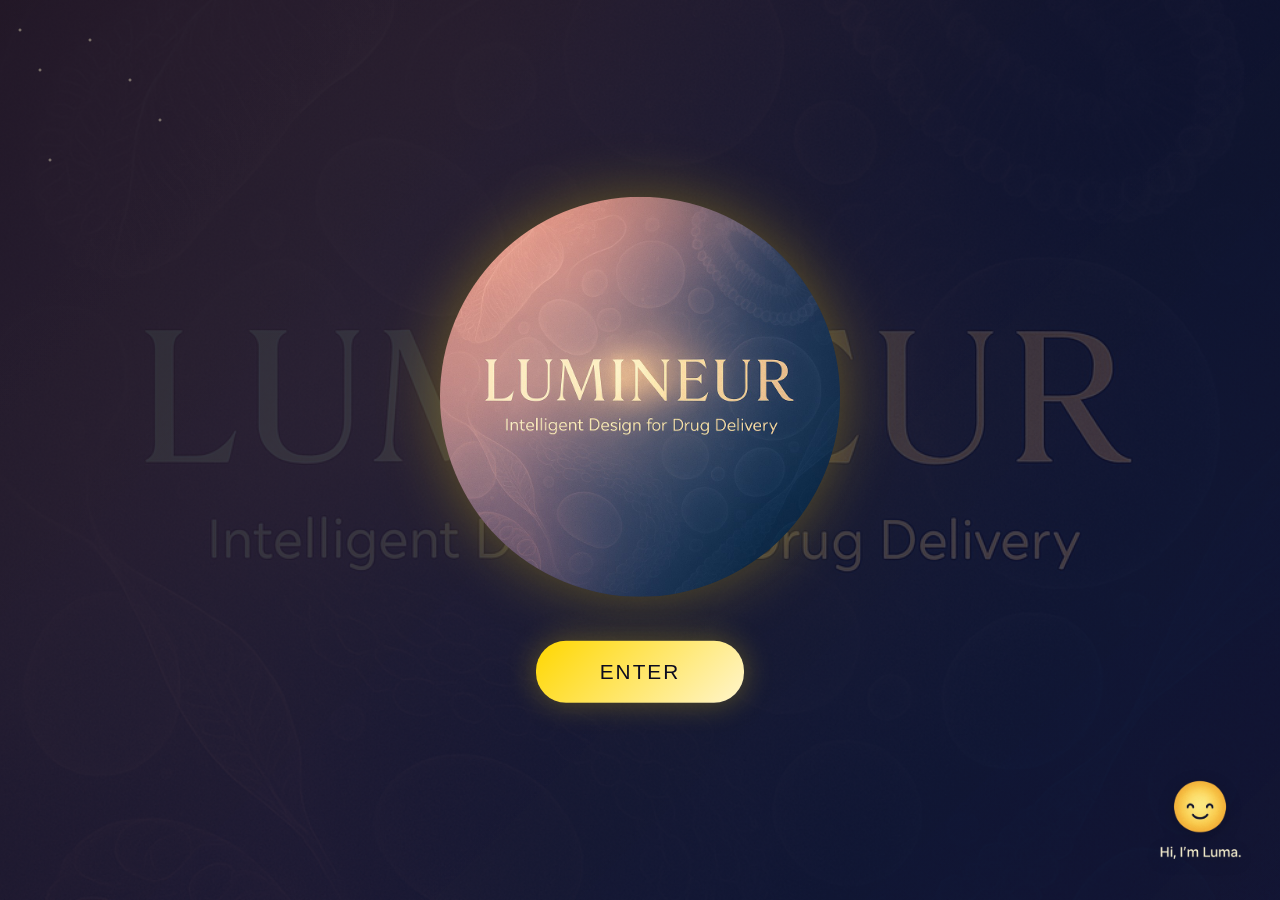
<file: index.html>
<!DOCTYPE html>
<html lang="en">
<head>
    <meta charset="UTF-8">
    <meta name="viewport" content="width=device-width, initial-scale=1.0">
    <title>LUMINEUR - Intelligent Drug Delivery Design</title>
    <link rel="stylesheet" href="styles.css">
    <link href="https://fonts.googleapis.com/css2?family=Playfair+Display:wght@400;700&family=Inter:wght@300;400;500&display=swap" rel="stylesheet">
</head>
<body>
    <div class="landing-page active" id="landing-page">
        <div class="background-overlay"></div>
        <div class="background-image"></div>
        <div class="stars"></div>
        <div class="welcome-container">
            <div class="logo-container">
                <img src="images/UI/Lumineur.png" alt="Lumineur" class="logo">
            </div>
            <button class="enter-btn" id="enter-btn">Enter</button>
        </div>
    </div>

    <div class="welcome-page" id="welcome-page">
        <div class="welcome-content">
            <h1>Welcome to LUMINEUR</h1>
            <p>You are now entering a space where drug delivery is not just engineered – it's envisioned.</p>
            <p>Here, your ideas matter.<br/>
            Here, data speaks softly and clearly.<br/>
            Here, our <strong class="highlight">WhisperMed™</strong> engine is listening.</p>
            <p>Ready to let your formulation breathe, flow, and evolve?<br/>
            Let <strong class="highlight">Luma</strong> and <strong class="highlight">CuraFlow</strong> guide the way.</p>
            <button class="start-btn" id="start-btn" onclick="window.location.href='nanocarrier-grid.html'">Start Designing</button>
            <p class="tagline">Lumineur is not just a platform — it's a guide, a lighthouse, and a canvas for researchers, scientists, and creators to bring their drug delivery visions to life with clarity and harmony.</p>
        </div>
    </div>

    <div class="luma-container" id="luma-container">
        <img src="images/UI/LUma_icon-removebg-preview.png" alt="Luma Assistant" class="luma-icon">
        <div class="chat-window" id="chat-window">
            <div class="chat-header">
                <h3>Chat with Luma</h3>
                <button class="close-chat">×</button>
            </div>
            <div class="chat-messages"></div>
            <div class="chat-input">
                <input type="text" placeholder="Type your message...">
                <button>Send</button>
            </div>
        </div>
    </div>

    <script src="script.js"></script>
</body>
</html>
</file>
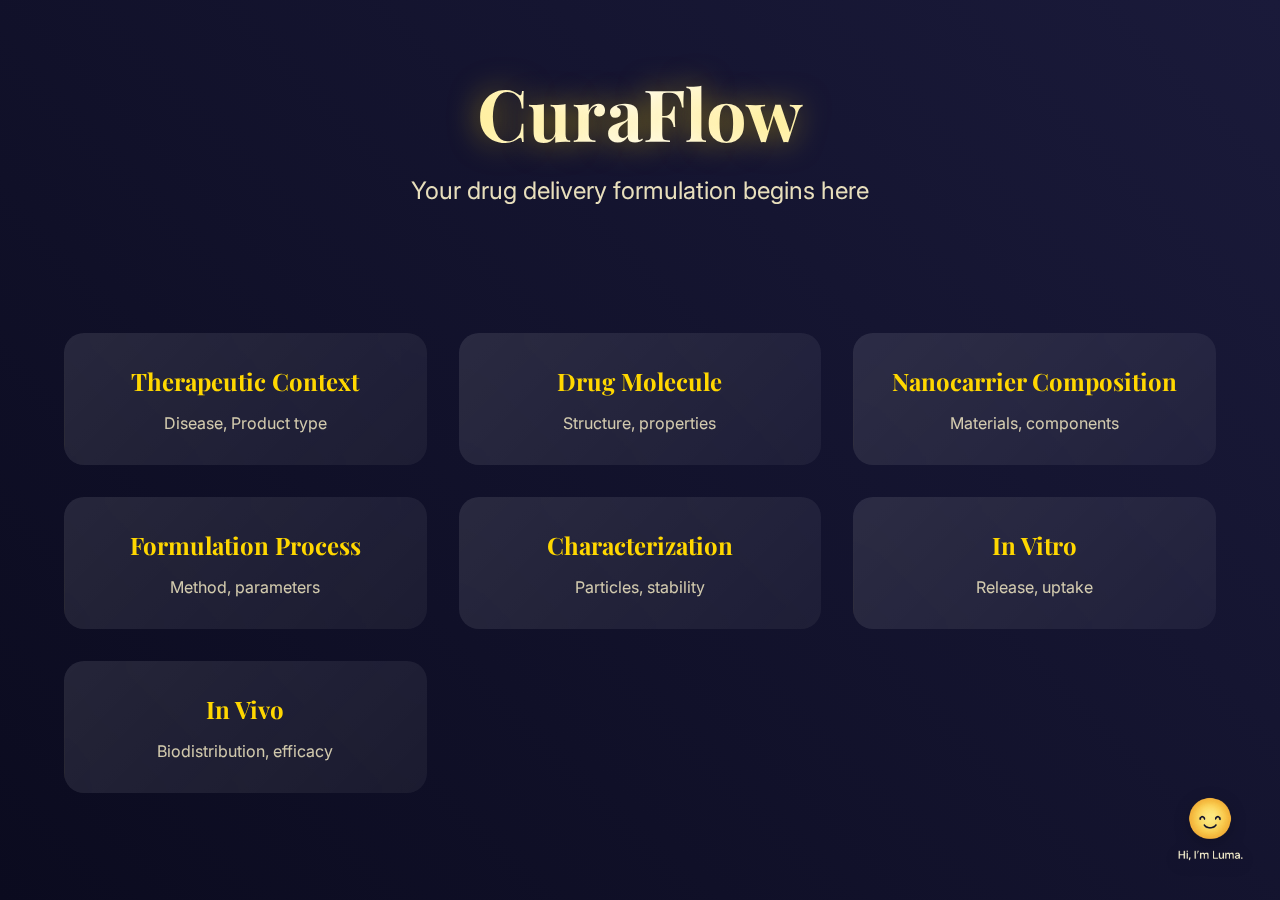
<file: curaflow.html>
<!DOCTYPE html>
<html lang="en">
<head>
    <meta charset="UTF-8">
    <meta name="viewport" content="width=device-width, initial-scale=1.0">
    <title>LUMINEUR - CuraFlow</title>
    <link rel="stylesheet" href="styles.css">
    <link href="https://fonts.googleapis.com/css2?family=Playfair+Display:wght@400;700&family=Inter:wght@300;400;500&display=swap" rel="stylesheet">
    <link rel="stylesheet" href="curaflow.css">
</head>
<body>
    <div class="curaflow-page">
        <header class="page-header">
            <h1>CuraFlow</h1>
            <p>Your drug delivery formulation begins here</p>
        </header>

        <div class="modules-grid">
            <!-- Therapeutic Context -->
            <div class="module">
                <div class="module-content">
                    <h2>Therapeutic Context</h2>
                    <p>Disease, Product type</p>
                </div>
            </div>

            <!-- Drug Molecule -->
            <div class="module">
                <div class="module-content">
                    <h2>Drug Molecule</h2>
                    <p>Structure, properties</p>
                </div>
            </div>

            <!-- Nanocarrier Composition -->
            <div class="module">
                <div class="module-content">
                    <h2>Nanocarrier Composition</h2>
                    <p>Materials, components</p>
                </div>
            </div>

            <!-- Formulation Process -->
            <div class="module">
                <div class="module-content">
                    <h2>Formulation Process</h2>
                    <p>Method, parameters</p>
                </div>
            </div>

            <!-- Characterization -->
            <div class="module">
                <div class="module-content">
                    <h2>Characterization</h2>
                    <p>Particles, stability</p>
                </div>
            </div>

            <!-- In Vitro -->
            <div class="module">
                <div class="module-content">
                    <h2>In Vitro</h2>
                    <p>Release, uptake</p>
                </div>
            </div>

            <!-- In Vivo -->
            <div class="module">
                <div class="module-content">
                    <h2>In Vivo</h2>
                    <p>Biodistribution, efficacy</p>
                </div>
            </div>

            <!-- Manufacturability -->
            <div class="module">
                <div class="module-content">
                    <h2>Manufacturability</h2>
                    <p>Scale-up, quality</p>
                </div>
            </div>

            <!-- Sustainability / Clinical -->
            <div class="module">
                <div class="module-content">
                    <h2>Sustainability / Clinical</h2>
                    <p>Impact, translation</p>
                </div>
            </div>
        </div>
    </div>

    <!-- Luma Chatbot -->
    <div class="luma-container" id="luma-container">
        <img src="images/UI/LUma_icon-removebg-preview.png" alt="Luma Assistant" class="luma-icon">
        <div class="chat-window" id="chat-window">
            <div class="chat-header">
                <h3>Chat with Luma</h3>
                <button class="close-chat">×</button>
            </div>
            <div class="chat-messages"></div>
            <div class="chat-input">
                <input type="text" placeholder="Type your message...">
                <button>Send</button>
            </div>
        </div>
    </div>

    <script src="script.js"></script>
    <script src="curaflow.js"></script>
</body>
</html>
</file>
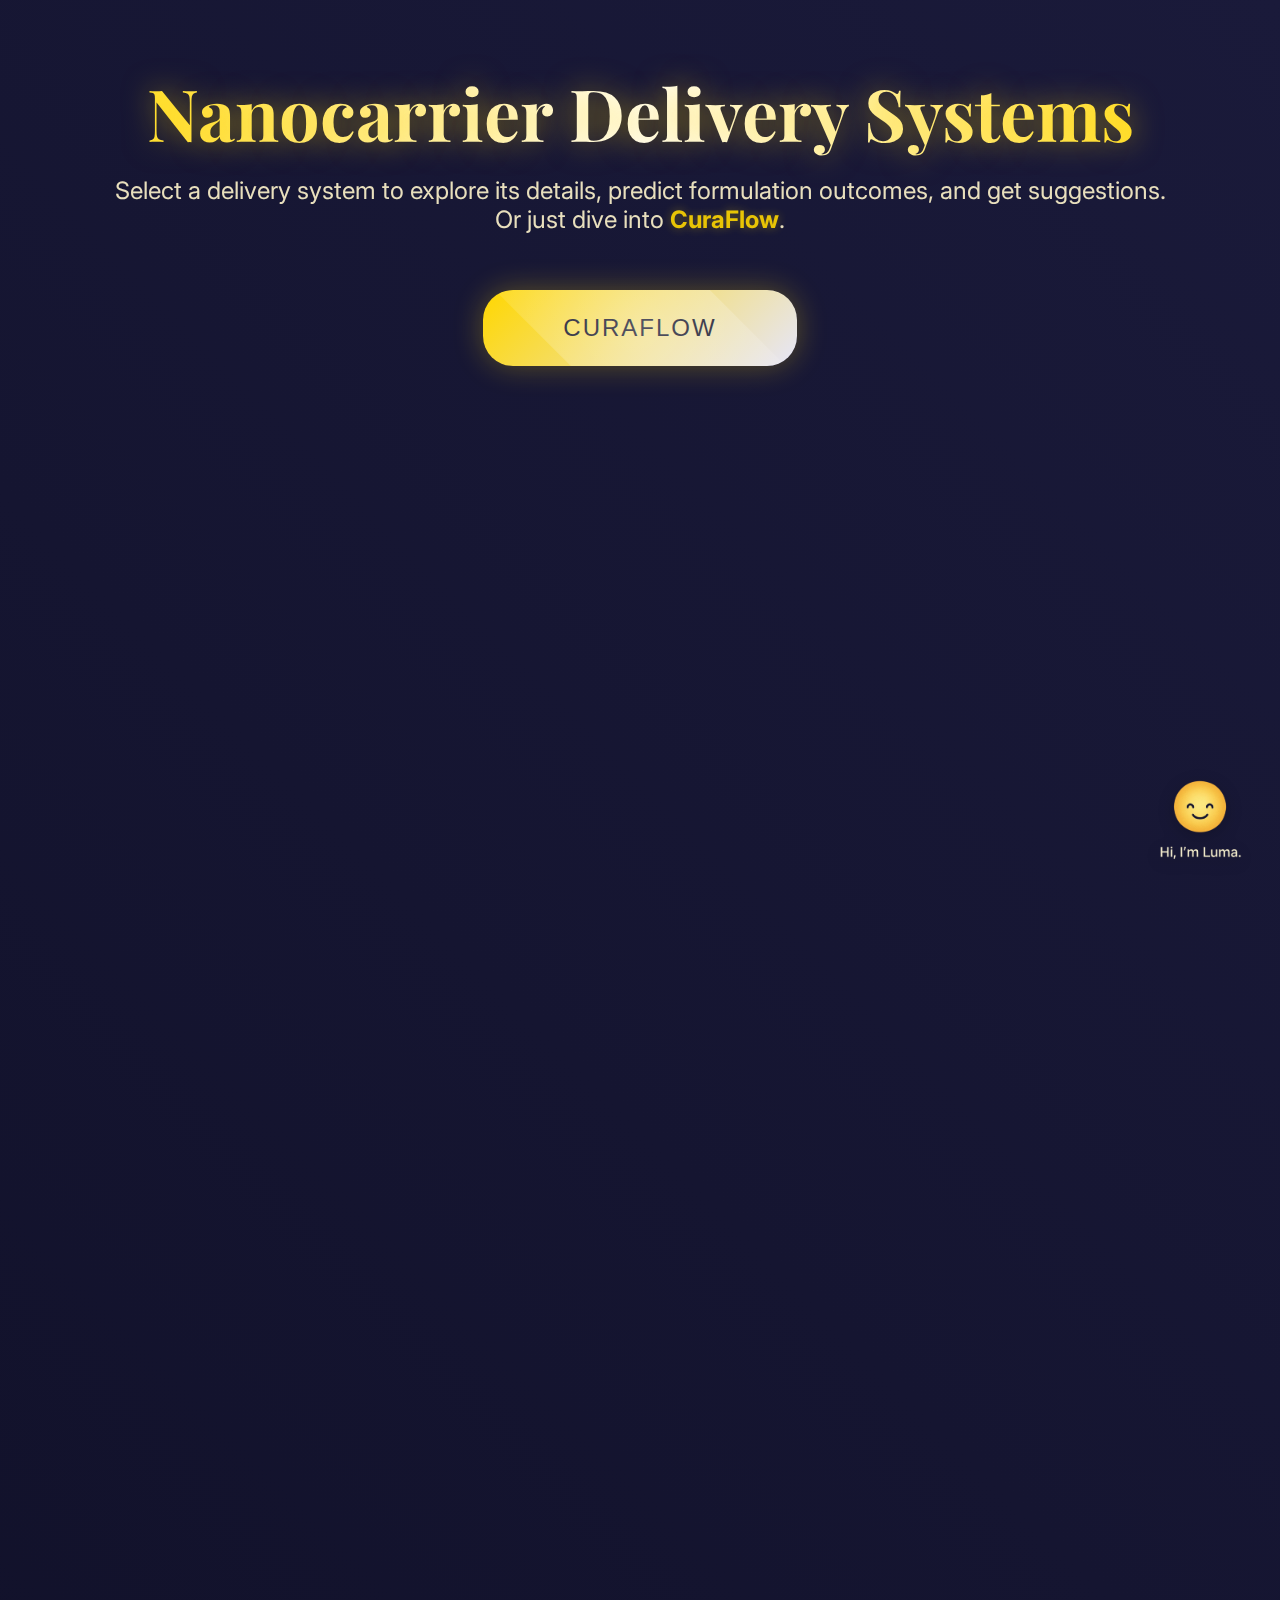
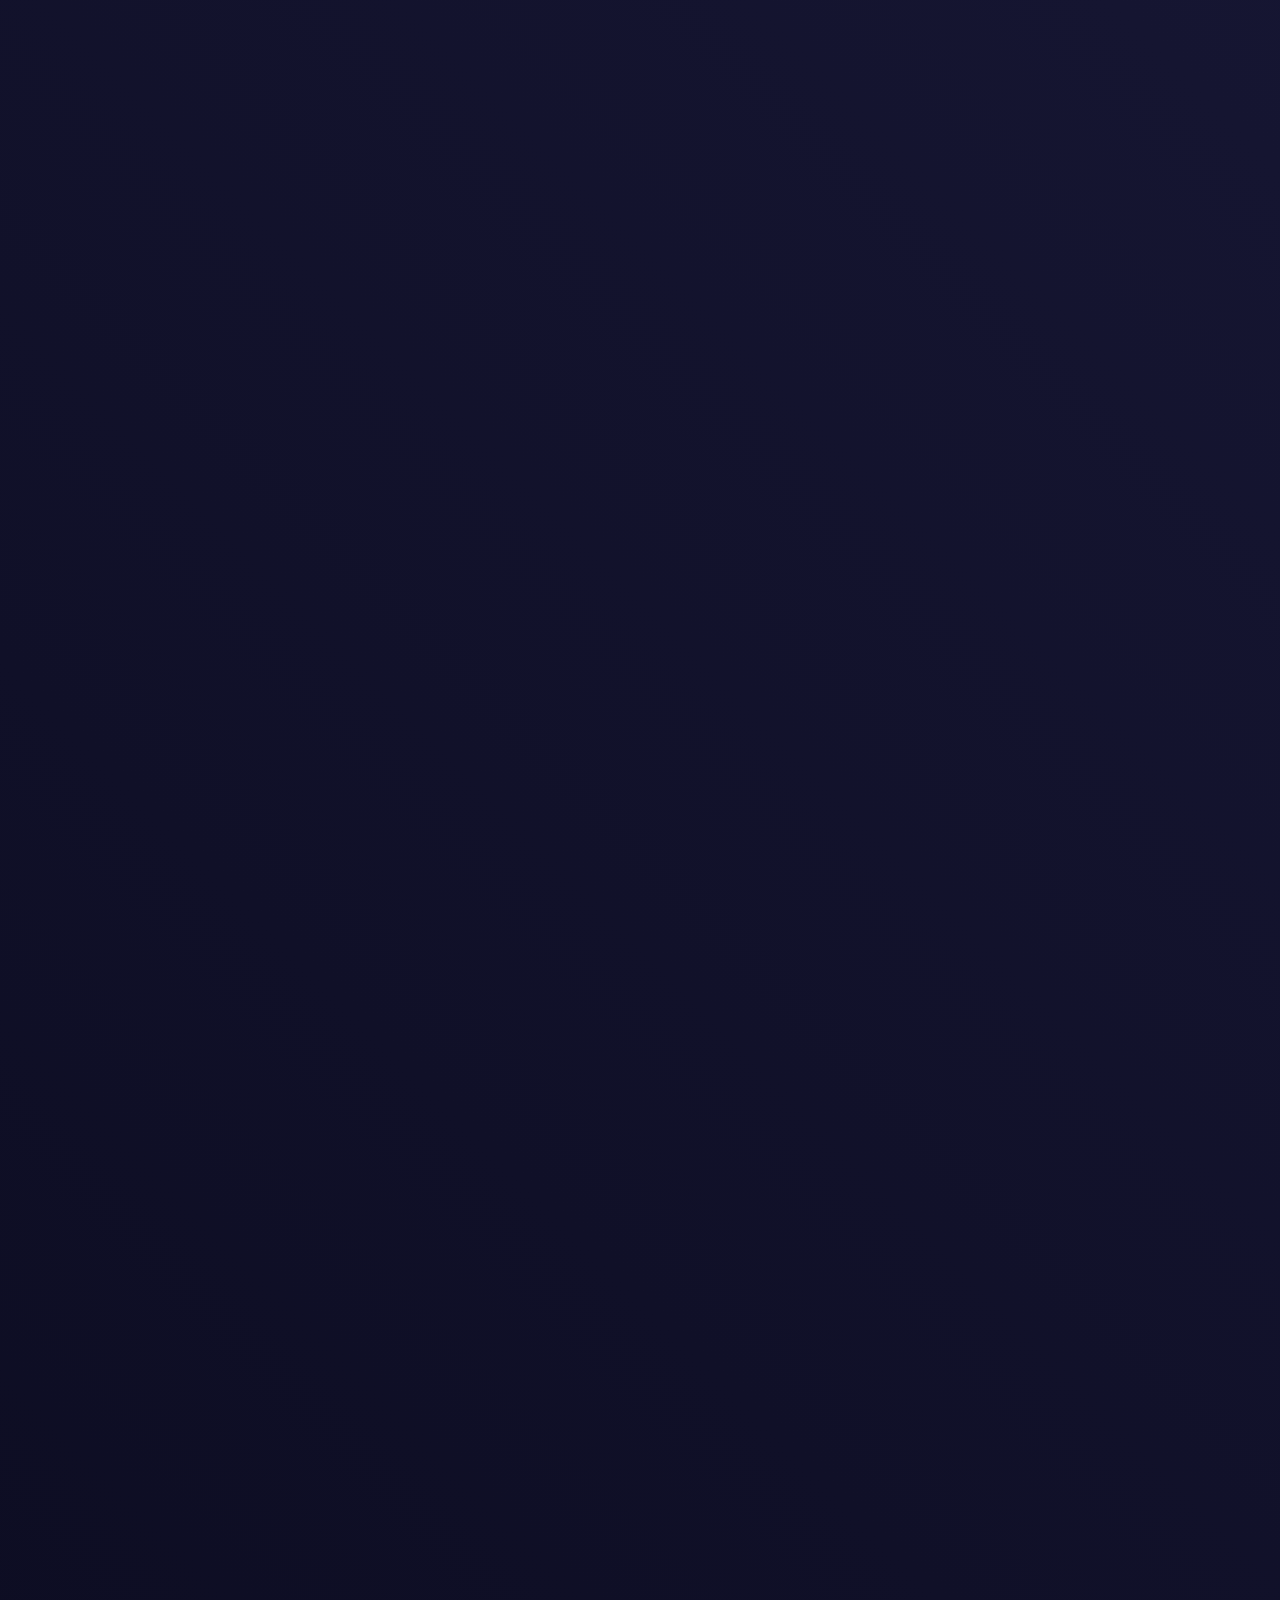
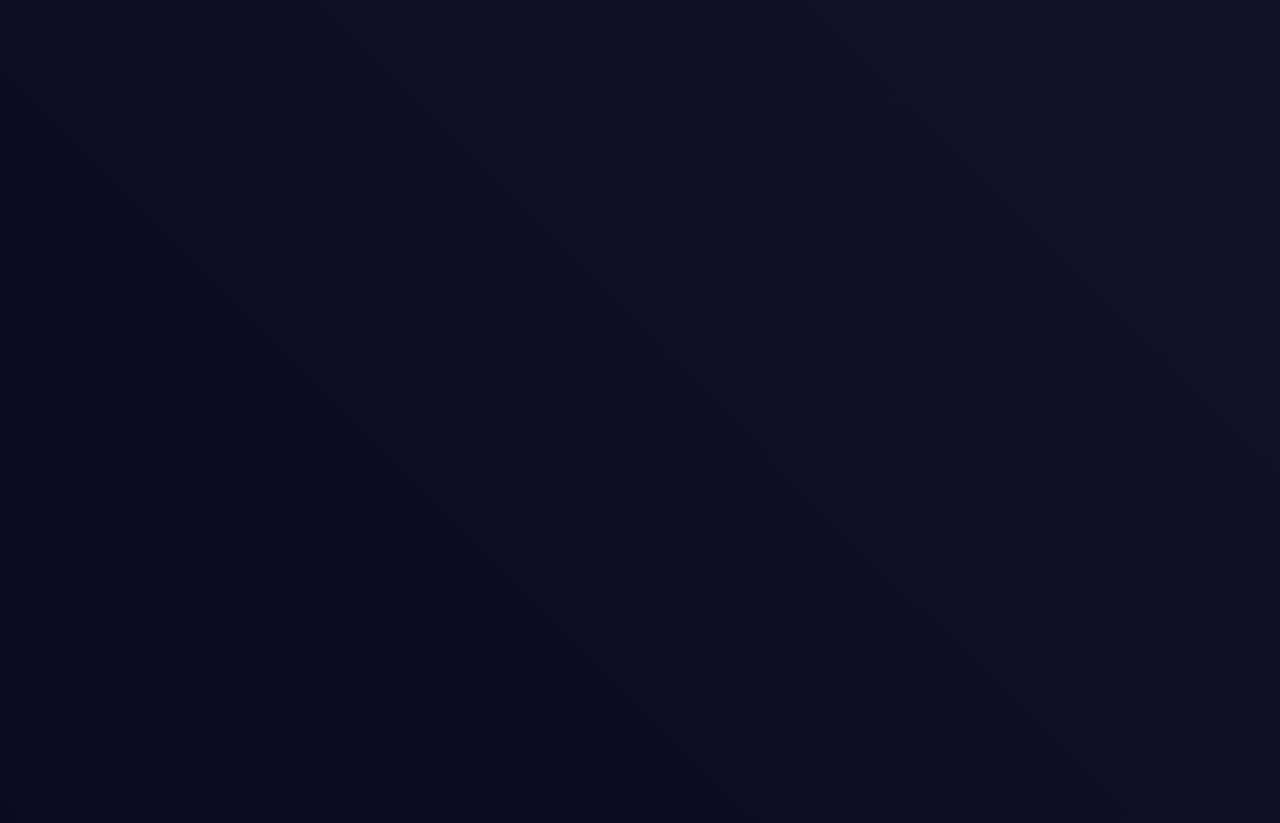
<file: nanocarrier-grid.html>
<!DOCTYPE html>
<html lang="en">
<head>
    <meta charset="UTF-8">
    <meta name="viewport" content="width=device-width, initial-scale=1.0">
    <title>LUMINEUR - Nanocarrier Systems</title>
    <link rel="stylesheet" href="styles.css">
    <link href="https://fonts.googleapis.com/css2?family=Playfair+Display:wght@400;700&family=Inter:wght@300;400;500&display=swap" rel="stylesheet">
    <link rel="stylesheet" href="nanocarrier-grid.css">
</head>
<body>
    <div class="nanocarrier-page">
        <header class="page-header">
            <h1>Nanocarrier Delivery Systems</h1>
            <p>Select a delivery system to explore its details, predict formulation outcomes, and get suggestions.<br/>
            Or just dive into <strong>CuraFlow</strong>.</p>
            <button class="curaflow-btn" onclick="window.location.href='curaflow.html'">CuraFlow</button>
        </header>

        <div class="categories-container">
            <!-- Lipid-Based Nanocarriers -->
            <section class="category">
                <h2>Lipid-Based Nanocarriers</h2>
                <div class="nanocarrier-grid">
                    <div class="nanocarrier-item">
                        <img src="images/Nanocarriers/BACKGROUD-REMOVED/Lipid-Based/Multilayer.png" alt="Multilayer">
                        <span>Multilayer</span>
                    </div>
                    <div class="nanocarrier-item">
                        <img src="images/Nanocarriers/BACKGROUD-REMOVED/Lipid-Based/Nanoemulsion.png" alt="Nanoemulsion">
                        <span>Nanoemulsion</span>
                    </div>
                    <div class="nanocarrier-item">
                        <img src="images/Nanocarriers/BACKGROUD-REMOVED/Lipid-Based/Reversed Micelle.png" alt="Reversed Micelle">
                        <span>Reversed Micelle</span>
                    </div>
                    <div class="nanocarrier-item">
                        <img src="images/Nanocarriers/BACKGROUD-REMOVED/Lipid-Based/Solid Lipid Nanoparticle.png" alt="Solid Lipid Nanoparticle">
                        <span>Solid Lipid Nanoparticle</span>
                    </div>
                    <div class="nanocarrier-item">
                        <img src="images/Nanocarriers/BACKGROUD-REMOVED/Lipid-Based/Cubosome.png" alt="Cubosome">
                        <span>Cubosome</span>
                    </div>
                    <div class="nanocarrier-item">
                        <img src="images/Nanocarriers/BACKGROUD-REMOVED/Lipid-Based/Exosome.png" alt="Exosome">
                        <span>Exosome</span>
                    </div>
                    <div class="nanocarrier-item">
                        <img src="images/Nanocarriers/BACKGROUD-REMOVED/Lipid-Based/Lipid Nanoparticle.png" alt="Lipid Nanoparticle">
                        <span>Lipid Nanoparticle</span>
                    </div>
                    <div class="nanocarrier-item">
                        <img src="images/Nanocarriers/BACKGROUD-REMOVED/Lipid-Based/Liposome.png" alt="Liposome">
                        <span>Liposome</span>
                    </div>
                    <div class="nanocarrier-item">
                        <img src="images/Nanocarriers/BACKGROUD-REMOVED/Lipid-Based/Micelle.png" alt="Micelle">
                        <span>Micelle</span>
                    </div>
                </div>
            </section>

            <!-- Synthetic/Bio/Natural Polymer-Based -->
            <section class="category">
                <h2>Synthetic/Bio/Natural Polymer-Based</h2>
                <div class="nanocarrier-grid">
                    <div class="nanocarrier-item">
                        <img src="images/Nanocarriers/BACKGROUD-REMOVED/Synthetic-BioNatural-Polymer-Based/Nanosphere.png" alt="Nanosphere">
                        <span>Nanosphere</span>
                    </div>
                    <div class="nanocarrier-item">
                        <img src="images/Nanocarriers/BACKGROUD-REMOVED/Synthetic-BioNatural-Polymer-Based/Polymer drug conjugate.png" alt="Polymer Drug Conjugate">
                        <span>Polymer Drug Conjugate</span>
                    </div>
                    <div class="nanocarrier-item">
                        <img src="images/Nanocarriers/BACKGROUD-REMOVED/Synthetic-BioNatural-Polymer-Based/Polymeric micelle.png" alt="Polymeric Micelle">
                        <span>Polymeric Micelle</span>
                    </div>
                    <div class="nanocarrier-item">
                        <img src="images/Nanocarriers/BACKGROUD-REMOVED/Synthetic-BioNatural-Polymer-Based/Polymersome.png" alt="Polymersome">
                        <span>Polymersome</span>
                    </div>
                    <div class="nanocarrier-item">
                        <img src="images/Nanocarriers/BACKGROUD-REMOVED/Synthetic-BioNatural-Polymer-Based/Nanocapsule.png" alt="Nanocapsule">
                        <span>Nanocapsule</span>
                    </div>
                    <div class="nanocarrier-item">
                        <img src="images/Nanocarriers/BACKGROUD-REMOVED/Synthetic-BioNatural-Polymer-Based/Nanogel.png" alt="Nanogel">
                        <span>Nanogel</span>
                    </div>
                </div>
            </section>

            <!-- Inorganic Materials-Based -->
            <section class="category">
                <h2>Inorganic Materials-Based</h2>
                <div class="nanocarrier-grid">
                    <div class="nanocarrier-item">
                        <img src="images/Nanocarriers/BACKGROUD-REMOVED/Inorganic-materials-based/Iron oxide nanoparticle.png" alt="Iron Oxide Nanoparticle">
                        <span>Iron Oxide Nanoparticle</span>
                    </div>
                    <div class="nanocarrier-item">
                        <img src="images/Nanocarriers/BACKGROUD-REMOVED/Inorganic-materials-based/Mesoporous silica nanoparticle.png" alt="Mesoporous Silica Nanoparticle">
                        <span>Mesoporous Silica Nanoparticle</span>
                    </div>
                    <div class="nanocarrier-item">
                        <img src="images/Nanocarriers/BACKGROUD-REMOVED/Inorganic-materials-based/Quantum dot.png" alt="Quantum Dot">
                        <span>Quantum Dot</span>
                    </div>
                    <div class="nanocarrier-item">
                        <img src="images/Nanocarriers/BACKGROUD-REMOVED/Inorganic-materials-based/Silver nanoparticle.png" alt="Silver Nanoparticle">
                        <span>Silver Nanoparticle</span>
                    </div>
                    <div class="nanocarrier-item">
                        <img src="images/Nanocarriers/BACKGROUD-REMOVED/Inorganic-materials-based/Gold nanoparticle.png" alt="Gold Nanoparticle">
                        <span>Gold Nanoparticle</span>
                    </div>
                </div>
            </section>

            <!-- Other Nanocarriers -->
            <section class="category">
                <h2>Other Nanocarriers</h2>
                <div class="nanocarrier-grid">
                    <div class="nanocarrier-item">
                        <img src="images/Nanocarriers/BACKGROUD-REMOVED/Other-Nanocarriers/Carbon nanotube.png" alt="Carbon Nanotube">
                        <span>Carbon Nanotube</span>
                    </div>
                    <div class="nanocarrier-item">
                        <img src="images/Nanocarriers/BACKGROUD-REMOVED/Other-Nanocarriers/Dendrimer.png" alt="Dendrimer">
                        <span>Dendrimer</span>
                    </div>
                    <div class="nanocarrier-item">
                        <img src="images/Nanocarriers/BACKGROUD-REMOVED/Other-Nanocarriers/DNA origami.png" alt="DNA Origami">
                        <span>DNA Origami</span>
                    </div>
                    <div class="nanocarrier-item">
                        <img src="images/Nanocarriers/BACKGROUD-REMOVED/Other-Nanocarriers/Fullerene.png" alt="Fullerene">
                        <span>Fullerene</span>
                    </div>
                    <div class="nanocarrier-item">
                        <img src="images/Nanocarriers/BACKGROUD-REMOVED/Other-Nanocarriers/Protein Nanoparticles.png" alt="Protein Nanoparticles">
                        <span>Protein Nanoparticles</span>
                    </div>
                    <div class="nanocarrier-item">
                        <img src="images/Nanocarriers/BACKGROUD-REMOVED/Other-Nanocarriers/Carbon dot.png" alt="Carbon Dot">
                        <span>Carbon Dot</span>
                    </div>
                </div>
            </section>

            <!-- Hybrid Nanocarriers -->
            <section class="category">
                <h2>Hybrid Nanocarriers</h2>
                <div class="nanocarrier-grid">
                    <div class="nanocarrier-item">
                        <img src="images/Nanocarriers/BACKGROUD-REMOVED/Hybrid-Nanocarriers/Lipid Polymer hybrid nanoparticle 2.png" alt="Lipid Polymer Hybrid Nanoparticle 2">
                        <span>Lipid Polymer Hybrid Nanoparticle 2</span>
                    </div>
                    <div class="nanocarrier-item">
                        <img src="images/Nanocarriers/BACKGROUD-REMOVED/Hybrid-Nanocarriers/Lipid Polymer hybrid nanoparticle 3.png" alt="Lipid Polymer Hybrid Nanoparticle 3">
                        <span>Lipid Polymer Hybrid Nanoparticle 3</span>
                    </div>
                    <div class="nanocarrier-item">
                        <img src="images/Nanocarriers/BACKGROUD-REMOVED/Hybrid-Nanocarriers/Polymer nanostructured oil hybrid nanoparticle.png" alt="Polymer Nanostructured Oil Hybrid Nanoparticle">
                        <span>Polymer Nanostructured Oil Hybrid Nanoparticle</span>
                    </div>
                    <div class="nanocarrier-item">
                        <img src="images/Nanocarriers/BACKGROUD-REMOVED/Hybrid-Nanocarriers/Polymer oil hybrid nanoparticle.png" alt="Polymer Oil Hybrid Nanoparticle">
                        <span>Polymer Oil Hybrid Nanoparticle</span>
                    </div>
                    <div class="nanocarrier-item">
                        <img src="images/Nanocarriers/BACKGROUD-REMOVED/Hybrid-Nanocarriers/Lipid Polymer hybrid nanoparticle 1.png" alt="Lipid Polymer Hybrid Nanoparticle 1">
                        <span>Lipid Polymer Hybrid Nanoparticle 1</span>
                    </div>
                </div>
            </section>
        </div>
    </div>

    <!-- Luma Chatbot -->
    <div class="luma-container" id="luma-container">
        <img src="images/UI/LUma_icon-removebg-preview.png" alt="Luma Assistant" class="luma-icon">
        <div class="chat-window" id="chat-window">
            <div class="chat-header">
                <h3>Chat with Luma</h3>
                <button class="close-chat">×</button>
            </div>
            <div class="chat-messages"></div>
            <div class="chat-input">
                <input type="text" placeholder="Type your message...">
                <button>Send</button>
            </div>
        </div>
    </div>

    <script src="script.js"></script>
    <script src="nanocarrier-grid.js"></script>
</body>
</html>
</file>
<file: styles.css>
:root {
    --space-dark: #0B0B1F;
    --space-purple: #1A1A3A;
    --golden: #FFD700;
    --golden-light: #FFF5CC;
    --lavender: #E6E6FA;
    --background-primary: linear-gradient(45deg, var(--space-dark), var(--space-purple));
    --background-secondary: linear-gradient(135deg, rgba(255, 255, 255, 0.1), rgba(255, 255, 255, 0.05));
    --shadow-primary: 0 8px 32px rgba(0, 0, 0, 0.3);
    --shadow-hover: 0 12px 40px rgba(255, 215, 0, 0.2);
}

* {
    margin: 0;
    padding: 0;
    box-sizing: border-box;
}

body {
    font-family: 'Inter', sans-serif;
    color: white;
    overflow: hidden;
    position: relative;
    background: linear-gradient(135deg, var(--space-dark), var(--space-purple));
    min-height: 100vh;
}

/* Landing Page */
.landing-page {
    position: fixed;
    top: 0;
    left: 0;
    width: 100%;
    height: 100%;
    opacity: 0;
    visibility: hidden;
    transition: all 0.8s ease-in-out;
    z-index: 10;
}

.landing-page.active {
    opacity: 1;
    visibility: visible;
}

.background-overlay {
    position: absolute;
    top: 0;
    left: 0;
    width: 100%;
    height: 100%;
    background: linear-gradient(135deg, rgba(11, 11, 31, 0.8), rgba(26, 26, 58, 0.6));
    z-index: 1;
}

.background-image {
    position: absolute;
    top: 0;
    left: 0;
    width: 100%;
    height: 100%;
    background-image: url('images/UI/Lumineur_ Intelligent Design for Delivery (1).png');
    background-size: cover;
    background-position: center;
    z-index: 0;
    opacity: 0.7;
    filter: brightness(0.8) contrast(1.2);
}

.stars {
    position: fixed;
    top: 0;
    left: 0;
    width: 100%;
    height: 100%;
    pointer-events: none;
    z-index: 1;
    background: 
        radial-gradient(2px 2px at 20px 30px, var(--golden-light), rgba(0,0,0,0)),
        radial-gradient(2px 2px at 40px 70px, var(--golden-light), rgba(0,0,0,0)),
        radial-gradient(2px 2px at 50px 160px, var(--golden-light), rgba(0,0,0,0)),
        radial-gradient(2px 2px at 90px 40px, var(--golden-light), rgba(0,0,0,0)),
        radial-gradient(2px 2px at 130px 80px, var(--golden-light), rgba(0,0,0,0)),
        radial-gradient(2px 2px at 160px 120px, var(--golden-light), rgba(0,0,0,0));
    background-repeat: repeat;
    animation: stars 8s linear infinite;
    opacity: 0.6;
}

@keyframes stars {
    0% { transform: translateY(0); }
    100% { transform: translateY(-100%); }
}

.welcome-container {
    position: absolute;
    top: 50%;
    left: 50%;
    transform: translate(-50%, -50%);
    z-index: 2;
    text-align: center;
    display: flex;
    flex-direction: column;
    align-items: center;
    gap: 2rem;
}

.logo-container {
    margin-bottom: 0.5rem;
}

.logo {
    max-width: 400px;
    height: auto;
    border-radius: 50%;
    filter: drop-shadow(0 0 30px rgba(255, 215, 0, 0.3));
    animation: floatLogo 6s ease-in-out infinite, glowLogo 3s ease-in-out infinite;
}

@keyframes floatLogo {
    0%, 100% { transform: translateY(0) rotate(0deg); }
    25% { transform: translateY(-15px) rotate(5deg); }
    50% { transform: translateY(0) rotate(0deg); }
    75% { transform: translateY(15px) rotate(-5deg); }
}

@keyframes glowLogo {
    0%, 100% { filter: drop-shadow(0 0 20px rgba(255, 215, 0, 0.3)); }
    50% { filter: drop-shadow(0 0 40px rgba(255, 215, 0, 0.5)); }
}

/* Buttons */
.enter-btn, .start-btn {
    background: linear-gradient(135deg, var(--golden), var(--golden-light));
    color: var(--space-dark);
    padding: 1.2rem 4rem;
    font-size: 1.3rem;
    cursor: pointer;
    border: none;
    border-radius: 30px;
    text-transform: uppercase;
    letter-spacing: 2px;
    transition: all 0.4s cubic-bezier(0.4, 0, 0.2, 1);
    box-shadow: 0 0 30px rgba(255, 215, 0, 0.3);
    animation: fadeIn 1s ease-out;
    backdrop-filter: blur(10px);
    font-weight: 500;
    position: relative;
    overflow: hidden;
}

.enter-btn::before, .start-btn::before {
    content: '';
    position: absolute;
    top: 0;
    left: -100%;
    width: 100%;
    height: 100%;
    background: linear-gradient(90deg, transparent, rgba(255, 255, 255, 0.2), transparent);
    transition: 0.5s;
}

.enter-btn:hover::before, .start-btn:hover::before {
    left: 100%;
}

.enter-btn:hover, .start-btn:hover {
    transform: scale(1.05) translateY(-2px);
    box-shadow: 0 0 40px rgba(255, 215, 0, 0.5);
    background: linear-gradient(135deg, var(--golden-light), var(--golden));
}

/* Welcome Page */
.welcome-page {
    position: fixed;
    top: 0;
    left: 0;
    width: 100%;
    height: 100vh;
    opacity: 0;
    visibility: hidden;
    transition: all 0.8s cubic-bezier(0.4, 0, 0.2, 1);
    z-index: 20;
    display: flex;
    flex-direction: column;
    justify-content: center;
    align-items: center;
    padding: 2rem;
    overflow: hidden;
}

.welcome-page::after {
    content: '';
    position: absolute;
    top: 0;
    left: 0;
    width: 100%;
    height: 100%;
    background-image: url('images/UI/Lumineur_ Intelligent Design for Delivery (1).png');
    background-size: cover;
    background-position: center;
    opacity: 0.7;
    filter: brightness(0.8) contrast(1.2);
    z-index: -2;
}

.welcome-page::before {
    content: '';
    position: absolute;
    top: 0;
    left: 0;
    width: 100%;
    height: 100%;
    background: linear-gradient(135deg, rgba(11, 11, 31, 0.9), rgba(26, 26, 58, 0.8));
    z-index: -1;
}

.welcome-page.active {
    opacity: 1;
    visibility: visible;
    transform: translateY(0);
}

.welcome-page:not(.active) {
    transform: translateY(20px);
}

.welcome-content {
    max-width: 800px;
    margin-top: 0.5rem;
    text-align: center;
    display: flex;
    flex-direction: column;
    align-items: center;
    gap: 1.5rem;
    position: relative;
    animation: fadeScale 0.8s ease-out;
    transform: scale(0.72);
    background: linear-gradient(135deg, rgba(255, 255, 255, 0.05), rgba(255, 255, 255, 0.02));
    padding: 3rem;
    border-radius: 30px;
    backdrop-filter: blur(20px);
    box-shadow: 0 8px 32px rgba(0, 0, 0, 0.5);
    border: 1px solid rgba(255, 255, 255, 0.2);
}

@keyframes fadeScale {
    from {
        opacity: 0;
        transform: scale(0.61);
    }
    to {
        opacity: 1;
        transform: scale(0.64);
    }
}

.welcome-content h1 {
    font-family: 'Playfair Display', serif;
    font-size: 3.5rem;
    margin-bottom: 2rem;
    color: var(--golden);
    text-shadow: 0 0 30px rgba(255, 215, 0, 0.6);
    letter-spacing: 2px;
    font-weight: 700;
    position: relative;
}

.welcome-content h1::after {
    content: '';
    position: absolute;
    bottom: -10px;
    left: 50%;
    transform: translateX(-50%);
    width: 150px;
    height: 3px;
    background: linear-gradient(90deg, transparent, var(--golden), transparent);
}

.welcome-content p {
    font-size: 1.4rem;
    line-height: 1.8;
    opacity: 0;
    transform: translateY(20px);
    animation: fadeInUp 0.5s forwards;
    color: white;
    text-shadow: 0 2px 8px rgba(0, 0, 0, 0.5);
    padding: 1rem;
    max-width: 700px;
    letter-spacing: 0.5px;
    font-weight: 400;
}

.highlight {
    color: var(--golden);
    text-shadow: 0 0 15px rgba(255, 215, 0, 0.6);
    animation: pulse 2s infinite;
    font-weight: 500;
    position: relative;
    display: inline-block;
}

.highlight::after {
    content: '';
    position: absolute;
    bottom: -2px;
    left: 0;
    width: 100%;
    height: 2px;
    background: linear-gradient(90deg, transparent, var(--golden), transparent);
    animation: shimmer 2s infinite;
}

@keyframes shimmer {
    0% { transform: translateX(-100%); }
    100% { transform: translateX(100%); }
}

@keyframes pulse {
    0% { opacity: 0.8; text-shadow: 0 0 15px rgba(255, 215, 0, 0.4); }
    50% { opacity: 1; text-shadow: 0 0 25px rgba(255, 215, 0, 0.7); }
    100% { opacity: 0.8; text-shadow: 0 0 15px rgba(255, 215, 0, 0.4); }
}

@keyframes fadeInUp {
    to {
        opacity: 1;
        transform: translateY(0);
    }
}

.welcome-content p:nth-child(2) { animation-delay: 0.2s; }
.welcome-content p:nth-child(3) { animation-delay: 0.4s; }
.welcome-content p:nth-child(4) { animation-delay: 0.6s; }
.welcome-content p:nth-child(5) { animation-delay: 0.8s; }

/* Luma Chatbot */
.luma-container {
    position: fixed;
    bottom: 30px;
    right: 30px;
    z-index: 30;
}

.luma-icon {
    width: 100px !important;
    height: 100px !important;
    cursor: pointer;
    transition: all 0.3s cubic-bezier(0.4, 0, 0.2, 1);
    filter: drop-shadow(0 4px 8px rgba(0, 0, 0, 0.2));
    max-width: none;
    max-height: none;
    animation: floatIcon 4s ease-in-out infinite;
}

@keyframes floatIcon {
    0%, 100% { transform: translateY(0); }
    50% { transform: translateY(-10px); }
}

.luma-icon:hover {
    transform: scale(1.1);
    filter: drop-shadow(0 8px 16px rgba(255, 215, 0, 0.3));
}

.chat-window {
    position: absolute;
    bottom: 120px;
    right: 0;
    width: 400px;
    height: 600px;
    background: linear-gradient(135deg, rgba(30, 30, 30, 0.95), rgba(40, 40, 40, 0.95));
    border-radius: 20px;
    box-shadow: 0 10px 40px rgba(0, 0, 0, 0.3);
    display: none;
    border: 1px solid rgba(255, 215, 0, 0.1);
    backdrop-filter: blur(20px);
    overflow: hidden;
    transition: all 0.3s cubic-bezier(0.4, 0, 0.2, 1);
}

.chat-window.active {
    display: flex;
    flex-direction: column;
    animation: slideIn 0.3s cubic-bezier(0.4, 0, 0.2, 1);
}

@keyframes slideIn {
    from { transform: translateY(20px); opacity: 0; }
    to { transform: translateY(0); opacity: 1; }
}

.chat-header {
    padding: 20px;
    background: linear-gradient(135deg, rgba(255, 215, 0, 0.15), rgba(255, 215, 0, 0.05));
    color: var(--golden);
    border-radius: 20px 20px 0 0;
    display: flex;
    justify-content: space-between;
    align-items: center;
    border-bottom: 1px solid rgba(255, 215, 0, 0.1);
}

.chat-header h3 {
    margin: 0;
    font-size: 1.2rem;
    text-shadow: 0 0 10px rgba(255, 215, 0, 0.3);
}

.close-chat {
    background: none;
    border: none;
    color: var(--golden);
    font-size: 1.5rem;
    cursor: pointer;
    opacity: 0.8;
    transition: all 0.2s ease;
    width: 30px;
    height: 30px;
    display: flex;
    align-items: center;
    justify-content: center;
    border-radius: 50%;
}

.close-chat:hover {
    opacity: 1;
    background: rgba(255, 215, 0, 0.1);
}

.chat-messages {
    flex-grow: 1;
    padding: 20px;
    overflow-y: auto;
    background: rgba(20, 20, 20, 0.5);
}

.message {
    margin-bottom: 15px;
    padding: 12px 16px;
    border-radius: 15px;
    max-width: 80%;
    word-wrap: break-word;
    animation: messageIn 0.3s ease-out;
}

@keyframes messageIn {
    from { transform: translateY(10px); opacity: 0; }
    to { transform: translateY(0); opacity: 1; }
}

.message.user {
    background: linear-gradient(135deg, var(--golden), var(--golden-light));
    color: var(--space-dark);
    margin-left: auto;
    box-shadow: 0 2px 10px rgba(255, 215, 0, 0.2);
}

.message.luma {
    background: rgba(255, 255, 255, 0.1);
    color: white;
    margin-right: auto;
    border: 1px solid rgba(255, 215, 0, 0.2);
    backdrop-filter: blur(5px);
}

.chat-input {
    padding: 20px;
    display: flex;
    gap: 12px;
    background: rgba(20, 20, 20, 0.8);
    border-top: 1px solid rgba(255, 215, 0, 0.1);
}

.chat-input input {
    flex-grow: 1;
    padding: 12px 16px;
    border: 1px solid rgba(255, 215, 0, 0.2);
    border-radius: 20px;
    background: rgba(255, 255, 255, 0.05);
    color: white;
    font-size: 1.1rem;
    transition: all 0.3s ease;
}

.chat-input input:focus {
    outline: none;
    border-color: var(--golden);
    background: rgba(255, 255, 255, 0.1);
    box-shadow: 0 0 15px rgba(255, 215, 0, 0.1);
}

.chat-input button {
    padding: 12px 24px;
    background: linear-gradient(135deg, var(--golden), var(--golden-light));
    color: var(--space-dark);
    border: none;
    border-radius: 20px;
    cursor: pointer;
    font-size: 1.1rem;
    transition: all 0.3s ease;
    box-shadow: 0 0 15px rgba(255, 215, 0, 0.2);
    font-weight: 500;
}

.chat-input button:hover {
    transform: translateY(-2px);
    box-shadow: 0 0 20px rgba(255, 215, 0, 0.3);
    background: linear-gradient(135deg, var(--golden), var(--golden));
}
</file>
<file: curaflow.css>
/* CuraFlow Page Styles */
.curaflow-page {
    min-height: 100vh;
    padding: 2rem;
    background: linear-gradient(45deg, var(--space-dark), var(--space-purple));
    color: white;
    overflow-x: hidden;
}

/* Header Styles */
.page-header {
    text-align: center;
    margin-bottom: 4rem;
    padding: 2rem 0;
    animation: fadeInDown 0.8s ease-out;
}

@keyframes shine {
    0% {
        background-position: -200% center;
    }
    100% {
        background-position: 200% center;
    }
}

.page-header h1 {
    font-family: 'Playfair Display', serif;
    font-size: 4.5rem;
    color: var(--golden);
    margin-bottom: 1rem;
    text-shadow: 0 0 30px rgba(255, 215, 0, 0.5);
    background: linear-gradient(90deg, var(--golden) 0%, #FFF 25%, var(--golden) 50%, #FFF 75%, var(--golden) 100%);
    background-size: 200% auto;
    -webkit-background-clip: text;
    -webkit-text-fill-color: transparent;
    animation: shine 3s linear infinite;
}

.page-header p {
    font-size: 1.5rem;
    color: var(--golden-light);
    font-family: 'Inter', sans-serif;
    opacity: 0.9;
}

/* Modules Grid */
.modules-grid {
    display: grid;
    grid-template-columns: repeat(3, 1fr);
    gap: 2rem;
    max-width: 1600px;
    margin: 0 auto;
    padding: 2rem;
}

/* Module Cards */
.module {
    background: linear-gradient(135deg, rgba(255, 255, 255, 0.1), rgba(255, 255, 255, 0.05));
    border-radius: 20px;
    overflow: hidden;
    transition: all 0.3s ease;
    cursor: pointer;
    position: relative;
    backdrop-filter: blur(10px);
    animation: fadeIn 0.5s ease-out forwards;
    opacity: 0;
}

.module:nth-child(1) { animation-delay: 0.1s; }
.module:nth-child(2) { animation-delay: 0.2s; }
.module:nth-child(3) { animation-delay: 0.3s; }
.module:nth-child(4) { animation-delay: 0.4s; }
.module:nth-child(5) { animation-delay: 0.5s; }
.module:nth-child(6) { animation-delay: 0.6s; }
.module:nth-child(7) { animation-delay: 0.7s; }
.module:nth-child(8) { animation-delay: 0.8s; }
.module:nth-child(9) { animation-delay: 0.9s; }

.module:hover {
    transform: translateY(-5px) scale(1.02);
    box-shadow: 0 15px 40px rgba(255, 215, 0, 0.3);
    background: linear-gradient(135deg, rgba(255, 255, 255, 0.15), rgba(255, 255, 255, 0.08));
}

.module::before {
    content: '';
    position: absolute;
    top: 0;
    left: 0;
    width: 100%;
    height: 100%;
    background: linear-gradient(45deg, transparent, rgba(255, 215, 0, 0.2), transparent);
    transform: translateX(-100%);
    transition: transform 0.6s ease;
}

.module:hover::before {
    transform: translateX(100%);
}

.module-content {
    padding: 2rem;
    text-align: center;
}

.module h2 {
    font-family: 'Playfair Display', serif;
    font-size: 1.5rem;
    color: var(--golden);
    margin-bottom: 1rem;
}

.module p {
    color: var(--golden-light);
    font-size: 1rem;
    opacity: 0.8;
}

/* Button Styles */
.enter-btn, .start-btn {
    background: linear-gradient(135deg, var(--golden), var(--lavender));
    color: var(--space-dark);
    padding: 1.5rem 5rem;
    font-size: 1.5rem;
    cursor: pointer;
    border: none;
    border-radius: 30px;
    text-transform: uppercase;
    letter-spacing: 2px;
    transition: all 0.3s ease;
    box-shadow: 0 0 30px rgba(255, 215, 0, 0.3);
    animation: buttonGlow 2s infinite;
    position: relative;
    overflow: hidden;
}

@keyframes buttonGlow {
    0% {
        box-shadow: 0 0 30px rgba(255, 215, 0, 0.3);
        transform: scale(1);
    }
    50% {
        box-shadow: 0 0 50px rgba(255, 215, 0, 0.5);
        transform: scale(1.05);
    }
    100% {
        box-shadow: 0 0 30px rgba(255, 215, 0, 0.3);
        transform: scale(1);
    }
}

.enter-btn:hover, .start-btn:hover {
    transform: scale(1.1);
    box-shadow: 0 0 50px rgba(255, 215, 0, 0.6);
    background: linear-gradient(135deg, var(--golden), var(--golden-light));
}

.enter-btn::before, .start-btn::before {
    content: '';
    position: absolute;
    top: -50%;
    left: -50%;
    width: 200%;
    height: 200%;
    background: radial-gradient(circle, rgba(255, 255, 255, 0.3) 0%, transparent 70%);
    transform: rotate(45deg);
    animation: shine 3s infinite;
}

/* Animations */
@keyframes fadeIn {
    from {
        opacity: 0;
        transform: translateY(20px);
    }
    to {
        opacity: 1;
        transform: translateY(0);
    }
}

@keyframes fadeInDown {
    from {
        opacity: 0;
        transform: translateY(-20px);
    }
    to {
        opacity: 1;
        transform: translateY(0);
    }
}

/* Responsive Design */
@media (max-width: 1200px) {
    .modules-grid {
        grid-template-columns: repeat(2, 1fr);
    }
}

@media (max-width: 768px) {
    .modules-grid {
        grid-template-columns: 1fr;
        padding: 1rem;
    }

    .page-header h1 {
        font-size: 3rem;
    }

    .page-header p {
        font-size: 1.2rem;
    }

    .module {
        margin-bottom: 1rem;
    }
}

/* Luma Icon Override for CuraFlow Page */
.luma-container .luma-icon {
    width: 80px !important;
    height: 80px !important;
}

/* Modal Styles (for future implementation) */
.module-modal {
    display: none;
    position: fixed;
    top: 0;
    left: 0;
    width: 100%;
    height: 100%;
    background: rgba(0, 0, 0, 0.8);
    z-index: 1000;
    justify-content: center;
    align-items: center;
}

.modal-content {
    background: linear-gradient(45deg, var(--space-dark), var(--space-purple));
    padding: 2rem;
    border-radius: 15px;
    max-width: 800px;
    width: 90%;
    position: relative;
    color: white;
}
</file>
<file: nanocarrier-grid.css>
/* Fix for body scrolling */
html, body {
    margin: 0;
    padding: 0;
    overflow-x: hidden;
    min-height: 100%;
    background: linear-gradient(45deg, var(--space-dark), var(--space-purple));
}

.nanocarrier-page {
    padding: 2rem;
    color: white;
    width: 100%;
    box-sizing: border-box;
}

@keyframes shine {
    0% {
        background-position: -200% center;
    }
    100% {
        background-position: 200% center;
    }
}

.page-header {
    text-align: center;
    margin-bottom: 4rem;
    padding: 2rem 0;
    animation: fadeInDown 0.8s ease-out;
}

.page-header h1 {
    font-family: 'Playfair Display', serif;
    font-size: 4.5rem;
    color: var(--golden);
    margin-bottom: 1rem;
    text-shadow: 0 0 30px rgba(255, 215, 0, 0.5);
    background: linear-gradient(90deg, var(--golden) 0%, #FFF 25%, var(--golden) 50%, #FFF 75%, var(--golden) 100%);
    background-size: 200% auto;
    -webkit-background-clip: text;
    -webkit-text-fill-color: transparent;
    animation: shine 3s linear infinite;
}

.page-header p {
    font-size: 1.5rem;
    color: var(--golden-light);
    font-family: 'Inter', sans-serif;
    opacity: 0.9;
    margin-bottom: 2.5rem;
}

.page-header strong {
    color: var(--golden);
    text-shadow: 0 0 10px rgba(255, 215, 0, 0.4);
}

.curaflow-btn {
    background: linear-gradient(135deg, var(--golden), var(--lavender));
    color: var(--space-dark);
    padding: 1.5rem 5rem;
    font-size: 1.5rem;
    border: none;
    border-radius: 30px;
    cursor: pointer;
    text-transform: uppercase;
    letter-spacing: 2px;
    transition: all 0.3s ease;
    box-shadow: 0 0 30px rgba(255, 215, 0, 0.3);
    animation: buttonGlow 2s infinite;
    position: relative;
    overflow: hidden;
    margin-top: 1rem;
}

@keyframes buttonGlow {
    0% {
        box-shadow: 0 0 30px rgba(255, 215, 0, 0.3);
        transform: scale(1);
    }
    50% {
        box-shadow: 0 0 50px rgba(255, 215, 0, 0.5);
        transform: scale(1.05);
    }
    100% {
        box-shadow: 0 0 30px rgba(255, 215, 0, 0.3);
        transform: scale(1);
    }
}

.curaflow-btn:hover {
    transform: scale(1.1);
    box-shadow: 0 0 50px rgba(255, 215, 0, 0.6);
    background: linear-gradient(135deg, var(--golden), var(--golden-light));
}

.curaflow-btn::before {
    content: '';
    position: absolute;
    top: -50%;
    left: -50%;
    width: 200%;
    height: 200%;
    background: radial-gradient(circle, rgba(255, 255, 255, 0.3) 0%, transparent 70%);
    transform: rotate(45deg);
    animation: shine 3s infinite;
}

.categories-container {
    display: flex;
    flex-direction: column;
    gap: 3rem;
    padding-bottom: 4rem;
    margin-top: 3rem;
}

.category {
    background: linear-gradient(135deg, rgba(255, 255, 255, 0.1), rgba(255, 255, 255, 0.05));
    border-radius: 20px;
    padding: 2rem;
    backdrop-filter: blur(10px);
    border: 1px solid rgba(255, 255, 255, 0.1);
    animation: fadeIn 0.5s ease-out forwards;
    opacity: 0;
}

.category h2 {
    font-family: 'Playfair Display', serif;
    color: var(--golden);
    font-size: 2.5rem;
    margin-bottom: 2rem;
    text-shadow: 0 0 30px rgba(255, 215, 0, 0.5);
    text-align: center;
    background: linear-gradient(90deg, var(--golden) 0%, #FFF 25%, var(--golden) 50%, #FFF 75%, var(--golden) 100%);
    background-size: 200% auto;
    -webkit-background-clip: text;
    -webkit-text-fill-color: transparent;
    animation: shine 3s linear infinite;
}

.nanocarrier-grid {
    display: grid;
    grid-template-columns: repeat(auto-fill, minmax(220px, 1fr));
    gap: 2rem;
    justify-items: center;
    align-items: stretch;
}

.nanocarrier-item {
    background: linear-gradient(135deg, rgba(255, 255, 255, 0.1), rgba(255, 255, 255, 0.05));
    border-radius: 20px;
    padding: 1.5rem;
    display: flex;
    flex-direction: column;
    align-items: center;
    justify-content: space-between;
    gap: 1rem;
    cursor: pointer;
    transition: all 0.3s ease;
    border: 1px solid rgba(255, 255, 255, 0.1);
    width: 100%;
    height: 100%;
    max-width: 250px;
    position: relative;
    overflow: hidden;
    animation: fadeIn 0.5s ease-out forwards;
    opacity: 0;
}

.nanocarrier-item:nth-child(1) { animation-delay: 0.1s; }
.nanocarrier-item:nth-child(2) { animation-delay: 0.2s; }
.nanocarrier-item:nth-child(3) { animation-delay: 0.3s; }
.nanocarrier-item:nth-child(4) { animation-delay: 0.4s; }
.nanocarrier-item:nth-child(5) { animation-delay: 0.5s; }
.nanocarrier-item:nth-child(6) { animation-delay: 0.6s; }
.nanocarrier-item:nth-child(7) { animation-delay: 0.7s; }
.nanocarrier-item:nth-child(8) { animation-delay: 0.8s; }
.nanocarrier-item:nth-child(9) { animation-delay: 0.9s; }

.nanocarrier-item::before {
    content: '';
    position: absolute;
    top: 0;
    left: 0;
    width: 100%;
    height: 100%;
    background: linear-gradient(45deg, transparent, rgba(255, 215, 0, 0.2), transparent);
    transform: translateX(-100%);
    transition: transform 0.6s ease;
}

.nanocarrier-item:hover::before {
    transform: translateX(100%);
}

.nanocarrier-item:hover {
    transform: translateY(-5px) scale(1.02);
    box-shadow: 0 15px 40px rgba(255, 215, 0, 0.3);
    background: linear-gradient(135deg, rgba(255, 255, 255, 0.15), rgba(255, 255, 255, 0.08));
}

.nanocarrier-item img {
    width: 120px;
    height: 120px;
    object-fit: contain;
    transition: all 0.3s ease;
    filter: drop-shadow(0 0 10px rgba(255, 215, 0, 0.2));
}

.nanocarrier-item:hover img {
    transform: scale(1.1);
    filter: drop-shadow(0 0 20px rgba(255, 215, 0, 0.4));
}

.nanocarrier-item span {
    color: white;
    font-size: 1rem;
    text-align: center;
    font-weight: 500;
    text-shadow: 0 2px 4px rgba(0, 0, 0, 0.3);
}

/* Animations */
@keyframes fadeIn {
    from {
        opacity: 0;
        transform: translateY(20px);
    }
    to {
        opacity: 1;
        transform: translateY(0);
    }
}

@keyframes fadeInDown {
    from {
        opacity: 0;
        transform: translateY(-20px);
    }
    to {
        opacity: 1;
        transform: translateY(0);
    }
}

/* Responsive Design */
@media (max-width: 768px) {
    .nanocarrier-page {
        padding: 1rem;
    }

    .page-header {
        padding: 1.5rem;
        margin-bottom: 2rem;
    }

    .page-header h1 {
        font-size: 3rem;
    }

    .category {
        padding: 1.5rem;
    }

    .category h2 {
        font-size: 2rem;
        margin-bottom: 1.5rem;
    }

    .nanocarrier-grid {
        grid-template-columns: repeat(auto-fit, minmax(150px, 1fr));
        gap: 1.5rem;
    }

    .nanocarrier-item {
        padding: 1rem;
        max-width: 200px;
    }

    .nanocarrier-item img {
        width: 100px;
        height: 100px;
    }
}

/* Scrollbar Styling */
::-webkit-scrollbar {
    width: 10px;
}

::-webkit-scrollbar-track {
    background: rgba(255, 255, 255, 0.1);
    border-radius: 5px;
}

::-webkit-scrollbar-thumb {
    background: linear-gradient(135deg, var(--golden), var(--golden-light));
    border-radius: 5px;
}

::-webkit-scrollbar-thumb:hover {
    background: var(--golden);
}
</file>
